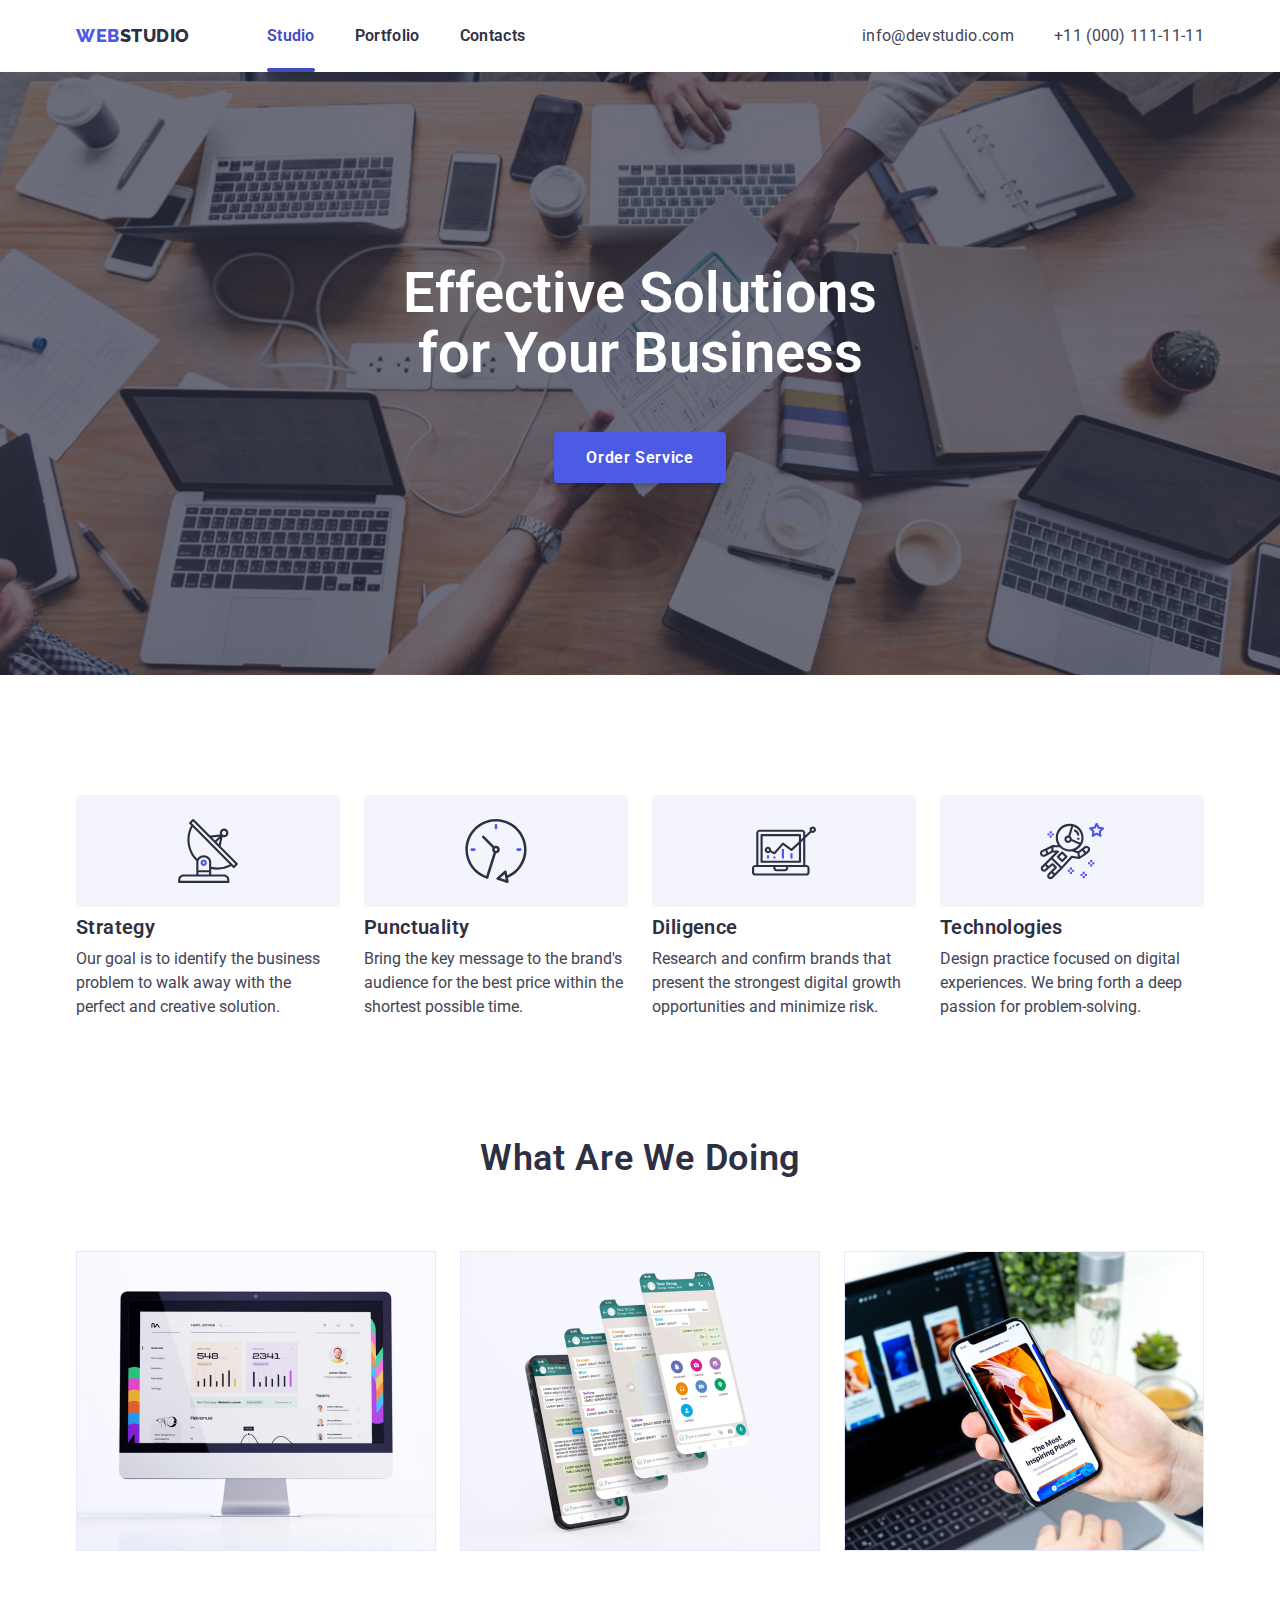
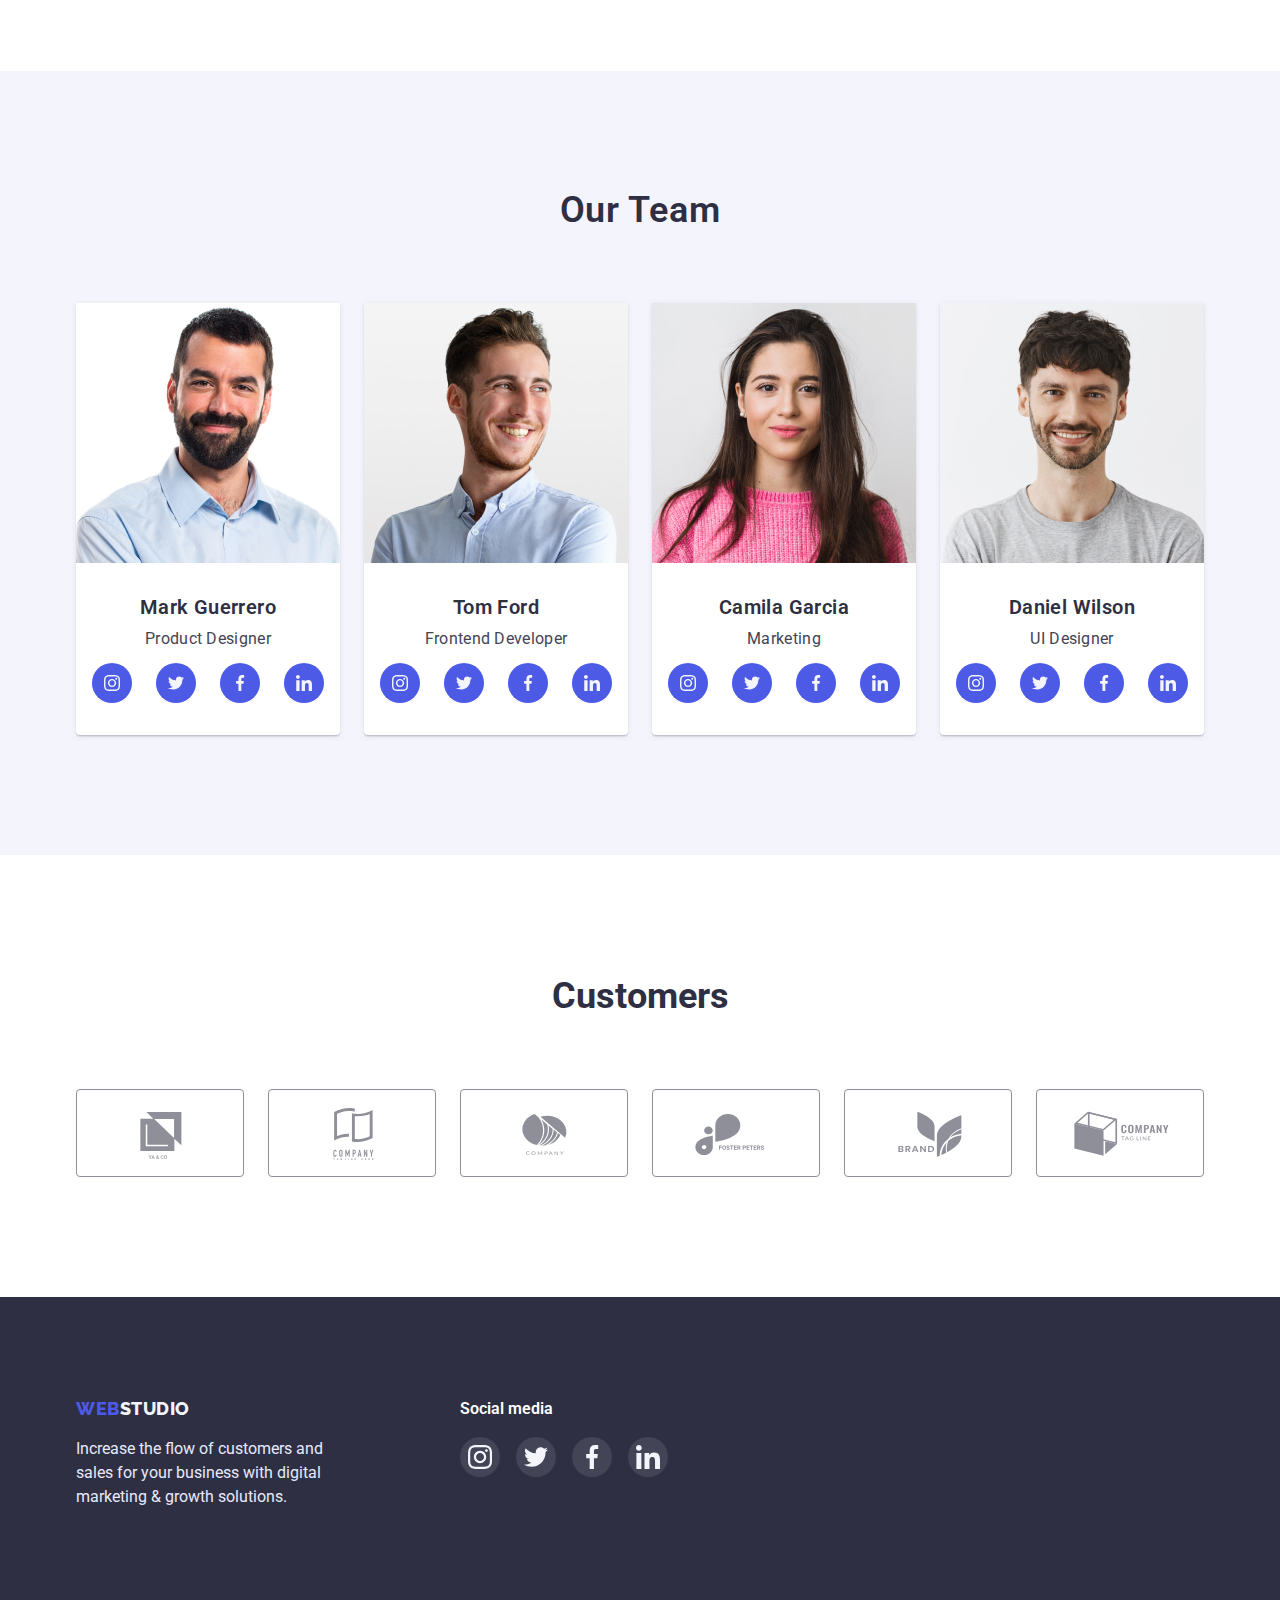
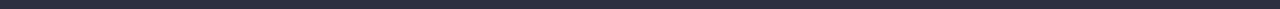
<file: index.html>
<!DOCTYPE html>
<html lang="en">
  <head>
    <meta charset="UTF-8" />
    <meta http-equiv="X-UA-Compatible" content="IE=edge" />
    <meta name="viewport" content="width=device-width, initial-scale=1.0" />
    <title>Studio</title>
    <link rel="stylesheet" href="./css/modern-normalize.css" />
    <link rel="stylesheet" href="./css/styles.css" />
    <link rel="preconnect" href="https://fonts.googleapis.com" />
    <link rel="preconnect" href="https://fonts.gstatic.com" crossorigin />
    <link
      href="https://fonts.googleapis.com/css2?family=Raleway:wght@700;800&family=Roboto:wght@400;500;700;900&display=swap"
      rel="stylesheet"
    />
  </head>

  <body>
    <header class="header">
      <div class="container">
        <div class="header-container">
          <nav class="nav">
            <a class="logo link" href="./index.html">
              <span class="logo-web-header">Web</span><span class="logo-studio-header">Studio</span>
            </a>
            <ul class="nav-list list">
              <li class="nav-item">
                <a class="nav-link nav-current link" href="./index.html">Studio</a>
              </li>
              <li class="nav-item">
                <a class="nav-link link" href="./portfolio.html">Portfolio</a>
              </li>
              <li class="nav-item"><a class="nav-link link" href="#">Contacts</a></li>
            </ul>
          </nav>
          <div class="header-contact">
            <a class="header-contact-item link" href="mailto:info@devstudio.com"
              >info@devstudio.com</a
            >
            <a class="header-contact-item link" href="tel:+110001111111">+11 (000) 111-11-11</a>
          </div>
        </div>
      </div>
    </header>

    <main>
      <section class="hero section">
        <div class="container">
          <h1 class="hero-title">Effective Solutions for Your Business</h1>
          <button class="hero-button button" type="button" data-modal-open>Order Service</button>
        </div>
      </section>

      <section class="principles section">
        <div class="container">
          <ul class="principles-list list">
            <li class="principles-item">
              <div class="principles-pic">
                <svg class="principles-icon" width="64" height="64">
                  <use href="./images/icons.svg#icon-antenna"></use>
                </svg>
              </div>
              <h3 class="principles-title">Strategy</h3>
              <p class="principles-text">
                Our goal is to identify the business problem to walk away with the perfect and
                creative solution.
              </p>
            </li>
            <li class="principles-item">
              <div class="principles-pic">
                <svg class="principles-icon" width="64" height="64">
                  <use href="./images/icons.svg#icon-clock"></use>
                </svg>
              </div>
              <h3 class="principles-title">Punctuality</h3>
              <p class="principles-text">
                Bring the key message to the brand's audience for the best price within the shortest
                possible time.
              </p>
            </li>
            <li class="principles-item">
              <div class="principles-pic">
                <svg class="principles-icon" width="64" height="64">
                  <use href="./images/icons.svg#icon-diagram"></use>
                </svg>
              </div>
              <h3 class="principles-title">Diligence</h3>
              <p class="principles-text">
                Research and confirm brands that present the strongest digital growth opportunities
                and minimize risk.
              </p>
            </li>
            <li class="principles-item">
              <div class="principles-pic">
                <svg class="principles-icon" width="64" height="64">
                  <use href="./images/icons.svg#icon-astronaut"></use>
                </svg>
              </div>
              <h3 class="principles-title">Technologies</h3>
              <p class="principles-text">
                Design practice focused on digital experiences. We bring forth a deep passion for
                problem-solving.
              </p>
            </li>
          </ul>
        </div>
      </section>

      <section class="job section">
        <div class="container">
          <h2 class="job-title">What are we doing</h2>
          <ul class="job-list list">
            <li>
              <a class="job-link link" href="#"
                ><img
                  class="job-image"
                  src="./images/studio/img1.jpg"
                  alt="Fullstack web development"
                  width="360"
              /></a>
            </li>
            <li>
              <a class="job-link link" href="#"
                ><img
                  class="job-image"
                  src="./images/studio/img2.jpg"
                  alt="Mobile application development"
                  width="360"
              /></a>
            </li>
            <li>
              <a class="job-link link" href="#"
                ><img
                  class="job-image"
                  src="./images/studio/img3.jpg"
                  alt="Adaptive designd"
                  width="360"
              /></a>
            </li>
          </ul>
        </div>
      </section>

      <section class="team section">
        <div class="container">
          <h2 class="team-title">Our team</h2>
          <ul class="team-list list">
            <li class="team-item">
              <img
                class="team-image"
                src="./images/studio/team1.jpg"
                alt="Mark Guerrero"
                width="264"
              />
              <p class="team-name">Mark Guerrero</p>
              <p class="team-position">Product Designer</p>
              <ul class="team-socials-list list">
                <li class="team-socials-item">
                  <a href="#" class="team-socials-link link">
                    <svg class="team-socials-icon" width="16" height="16">
                      <use href="./images/icons.svg#icon-instagram"></use>
                    </svg>
                  </a>
                </li>
                <li class="team-socials-item">
                  <a href="#" class="team-socials-link link">
                    <svg class="team-socials-icon" width="16" height="16">
                      <use href="./images/icons.svg#icon-twitter"></use>
                    </svg>
                  </a>
                </li>
                <li class="team-socials-item">
                  <a href="#" class="team-socials-link link">
                    <svg class="team-socials-icon" width="16" height="16">
                      <use href="./images/icons.svg#icon-facebook"></use>
                    </svg>
                  </a>
                </li>
                <li class="team-socials-item">
                  <a href="#" class="team-socials-link link">
                    <svg class="team-socials-icon" width="16" height="16">
                      <use href="./images/icons.svg#icon-linkedin"></use>
                    </svg>
                  </a>
                </li>
              </ul>
            </li>
            <li class="team-item">
              <img class="team-image" src="./images/studio/team2.jpg" alt="Tom Ford" width="264" />
              <p class="team-name">Tom Ford</p>
              <p class="team-position">Frontend Developer</p>
              <ul class="team-socials-list list">
                <li class="team-socials-item">
                  <a href="#" class="team-socials-link link">
                    <svg class="team-socials-icon" width="16" height="16">
                      <use href="./images/icons.svg#icon-instagram"></use>
                    </svg>
                  </a>
                </li>
                <li class="team-socials-item">
                  <a href="#" class="team-socials-link link">
                    <svg class="team-socials-icon" width="16" height="16">
                      <use href="./images/icons.svg#icon-twitter"></use>
                    </svg>
                  </a>
                </li>
                <li class="team-socials-item">
                  <a href="#" class="team-socials-link link">
                    <svg class="team-socials-icon" width="16" height="16">
                      <use href="./images/icons.svg#icon-facebook"></use>
                    </svg>
                  </a>
                </li>
                <li class="team-socials-item">
                  <a href="#" class="team-socials-link link">
                    <svg class="team-socials-icon" width="16" height="16">
                      <use href="./images/icons.svg#icon-linkedin"></use>
                    </svg>
                  </a>
                </li>
              </ul>
            </li>
            <li class="team-item">
              <img
                class="team-image"
                src="./images/studio/team3.jpg"
                alt="Camila Garcia"
                width="264"
              />
              <p class="team-name">Camila Garcia</p>
              <p class="team-position">Marketing</p>
              <ul class="team-socials-list list">
                <li class="team-socials-item">
                  <a href="#" class="team-socials-link link">
                    <svg class="team-socials-icon" width="16" height="16">
                      <use href="./images/icons.svg#icon-instagram"></use>
                    </svg>
                  </a>
                </li>
                <li class="team-socials-item">
                  <a href="#" class="team-socials-link link">
                    <svg class="team-socials-icon" width="16" height="16">
                      <use href="./images/icons.svg#icon-twitter"></use>
                    </svg>
                  </a>
                </li>
                <li class="team-socials-item">
                  <a href="#" class="team-socials-link link">
                    <svg class="team-socials-icon" width="16" height="16">
                      <use href="./images/icons.svg#icon-facebook"></use>
                    </svg>
                  </a>
                </li>
                <li class="team-socials-item">
                  <a href="#" class="team-socials-link link">
                    <svg class="team-socials-icon" width="16" height="16">
                      <use href="./images/icons.svg#icon-linkedin"></use>
                    </svg>
                  </a>
                </li>
              </ul>
            </li>
            <li class="team-item">
              <img
                class="team-image"
                src="./images/studio/team4.jpg"
                alt="Daniel Wilson"
                width="264"
              />
              <p class="team-name">Daniel Wilson</p>
              <p class="team-position">UI Designer</p>
              <ul class="team-socials-list list">
                <li class="team-socials-item">
                  <a href="#" class="team-socials-link link">
                    <svg class="team-socials-icon" width="16" height="16">
                      <use href="./images/icons.svg#icon-instagram"></use>
                    </svg>
                  </a>
                </li>
                <li class="team-socials-item">
                  <a href="#" class="team-socials-link link">
                    <svg class="team-socials-icon" width="16" height="16">
                      <use href="./images/icons.svg#icon-twitter"></use>
                    </svg>
                  </a>
                </li>
                <li class="team-socials-item">
                  <a href="#" class="team-socials-link link">
                    <svg class="team-socials-icon" width="16" height="16">
                      <use href="./images/icons.svg#icon-facebook"></use>
                    </svg>
                  </a>
                </li>
                <li class="team-socials-item">
                  <a href="#" class="team-socials-link link">
                    <svg class="team-socials-icon" width="16" height="16">
                      <use href="./images/icons.svg#icon-linkedin"></use>
                    </svg>
                  </a>
                </li>
              </ul>
            </li>
          </ul>
        </div>
      </section>

      <section class="customers section">
        <div class="container">
          <h2 class="customers-title">Customers</h2>
          <ul class="customers-list list">
            <li class="customers-item">
              <a href="#" class="customers-link link">
                <svg class="customers-icon" width="104" height="56">
                  <use href="./images/icons.svg#icon-customer1"></use>
                </svg>
              </a>
            </li>
            <li class="customers-item">
              <a href="#" class="customers-link link"
                ><svg class="customers-icon" width="104" height="56">
                  <use href="./images/icons.svg#icon-customer2"></use>
                </svg>
              </a>
            </li>
            <li class="customers-item">
              <a href="#" class="customers-link link">
                <svg class="customers-icon" width="104" height="56">
                  <use href="./images/icons.svg#icon-customer3"></use>
                </svg>
              </a>
            </li>
            <li class="customers-item">
              <a href="#" class="customers-link link">
                <svg class="customers-icon" width="104" height="56">
                  <use href="./images/icons.svg#icon-customer4"></use>
                </svg>
              </a>
            </li>
            <li class="customers-item">
              <a href="#" class="customers-link link">
                <svg class="customers-icon" width="104" height="56">
                  <use href="./images/icons.svg#icon-customer5"></use>
                </svg>
              </a>
            </li>
            <li class="customers-item">
              <a href="#" class="customers-link link">
                <svg class="customers-icon" width="104" height="56">
                  <use href="./images/icons.svg#icon-customer6"></use>
                </svg>
              </a>
            </li>
          </ul>
        </div>
      </section>
    </main>

    <footer class="footer">
      <div class="container">
        <div class="footer-container">
          <div class="footer-motto">
            <a class="logo link" href="./index.html">
              <span class="logo-web-footer">Web</span><span class="logo-studio-footer">Studio</span>
            </a>
            <p class="footer-text">
              Increase the flow of customers and sales for your business with digital marketing &
              growth solutions.
            </p>
          </div>
          <div class="footer-socials">
            <p class="footer-socials-title">Social media</p>
            <ul class="footer-socials-list list">
              <li class="footer-socials-item">
                <a href="#" class="footer-socials-link link">
                  <svg class="footer-socials-icon" width="24" height="24">
                    <use href="./images/icons.svg#icon-instagram"></use>
                  </svg>
                </a>
              </li>
              <li class="footer-socials-item">
                <a href="#" class="footer-socials-link link">
                  <svg class="footer-socials-icon" width="24" height="24">
                    <use href="./images/icons.svg#icon-twitter"></use>
                  </svg>
                </a>
              </li>
              <li class="footer-socials-item">
                <a href="#" class="footer-socials-link link">
                  <svg class="footer-socials-icon" width="24" height="24">
                    <use href="./images/icons.svg#icon-facebook"></use>
                  </svg>
                </a>
              </li>
              <li class="footer-socials-item">
                <a href="#" class="footer-socials-link link">
                  <svg class="footer-socials-icon" width="24" height="24">
                    <use href="./images/icons.svg#icon-linkedin"></use>
                  </svg>
                </a>
              </li>
            </ul>
          </div>
        </div>
      </div>
    </footer>

    <div class="backdrop is-hidden" data-modal>
      <div class="modal-window">
        <button class="modal-close" type="button" data-modal-close>
          <svg class="modal-close-icon" width="8" height="8">
            <use href="./images/icons.svg#icon-modal-close"></use>
          </svg>
        </button>
      </div>
    </div>
    <script src="./js/modal.js"></script>
  </body>
</html>
</file>
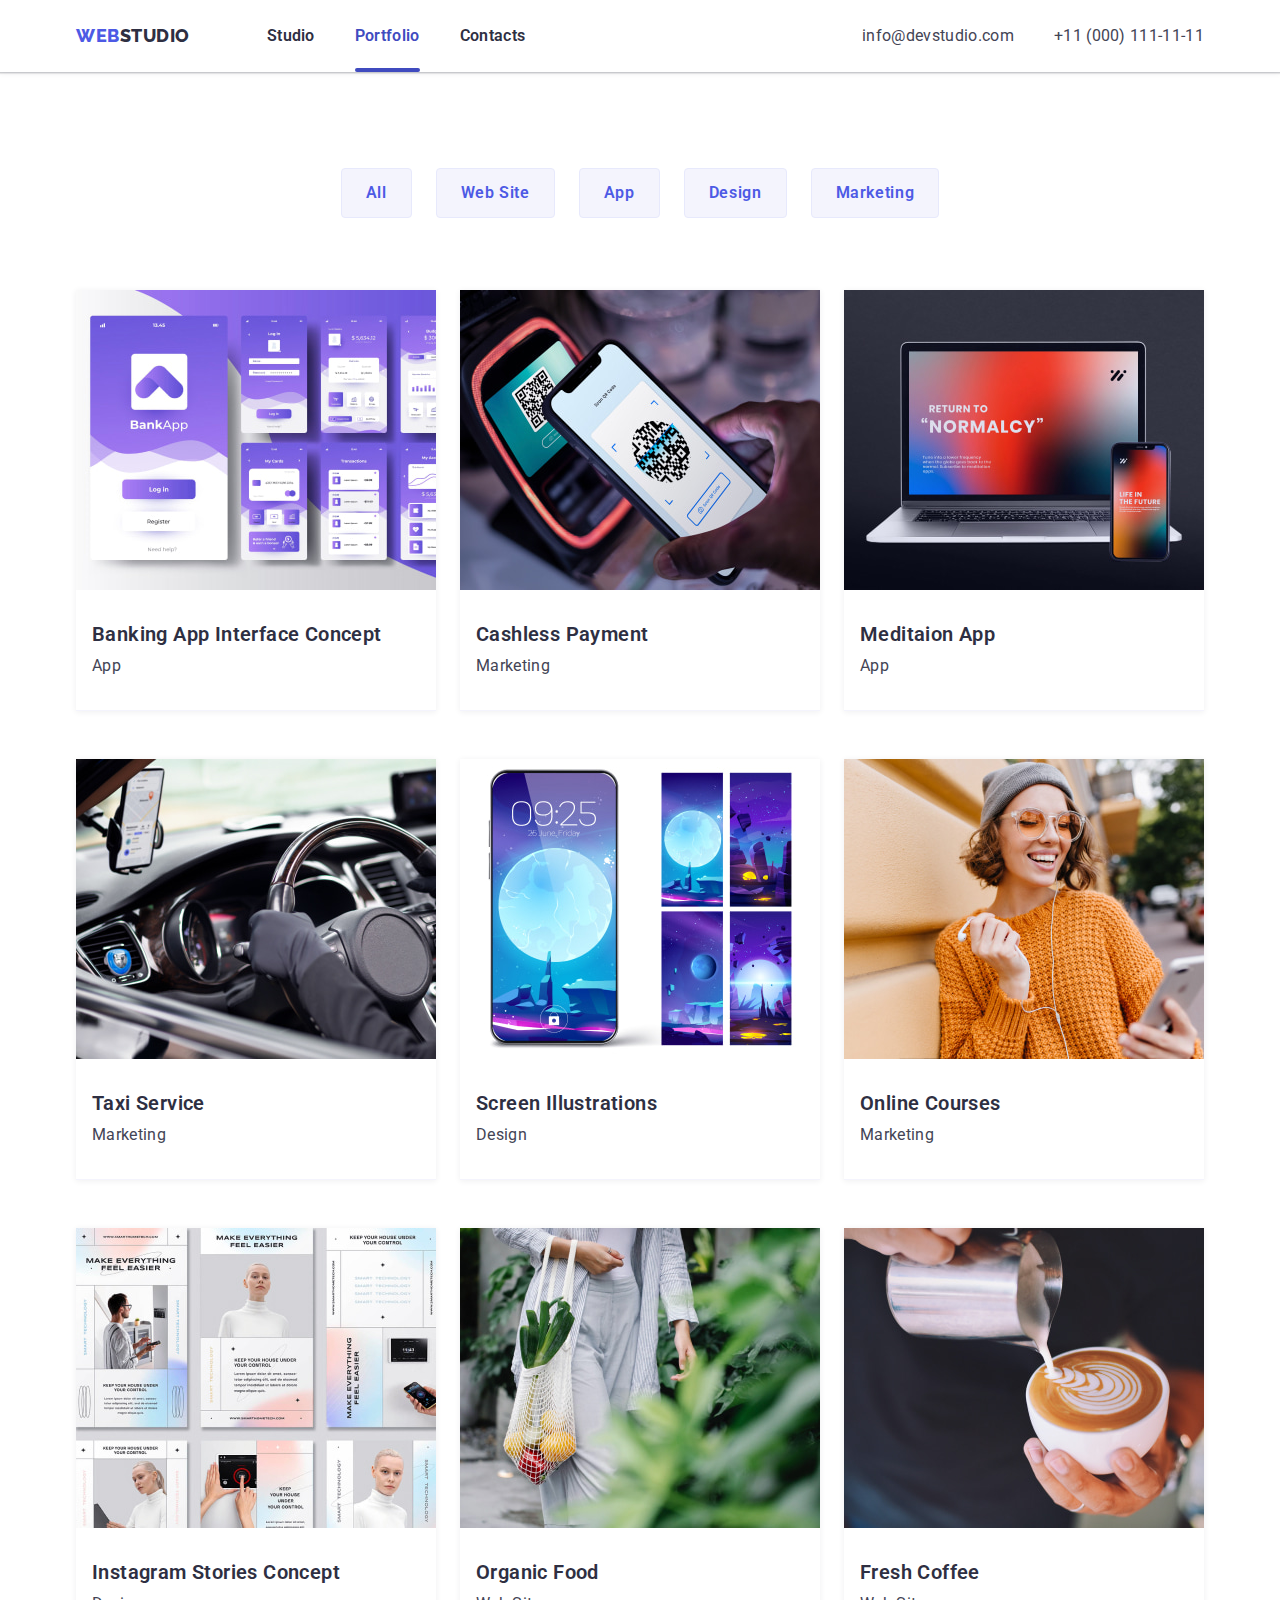
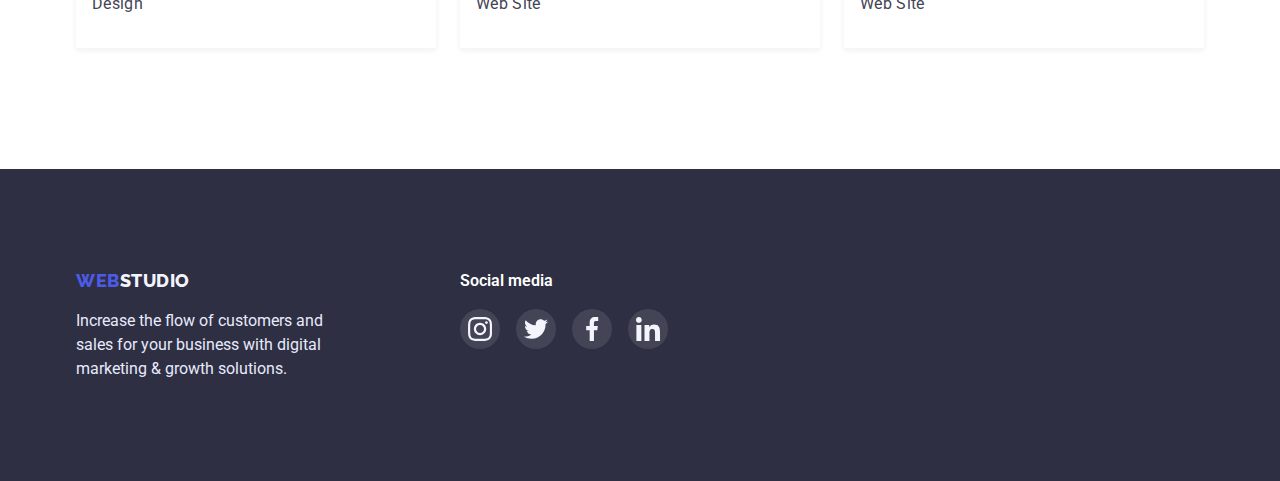
<file: portfolio.html>
<!DOCTYPE html>
<html lang="en">
  <head>
    <meta charset="UTF-8" />
    <meta http-equiv="X-UA-Compatible" content="IE=edge" />
    <meta name="viewport" content="width=device-width, initial-scale=1.0" />
    <title>Portfolio</title>
    <link rel="stylesheet" href="./css/modern-normalize.css" />
    <link rel="stylesheet" href="./css/styles.css" />
    <link rel="preconnect" href="https://fonts.googleapis.com" />
    <link rel="preconnect" href="https://fonts.gstatic.com" crossorigin />
    <link
      href="https://fonts.googleapis.com/css2?family=Raleway:wght@700;800&family=Roboto:wght@400;500;700;900&display=swap"
      rel="stylesheet"
    />
  </head>

  <body>
    <header class="header">
      <div class="container">
        <div class="header-container">
          <nav class="nav">
            <a class="logo link" href="./index.html">
              <span class="logo-web-header">Web</span><span class="logo-studio-header">Studio</span>
            </a>
            <ul class="nav-list list">
              <li class="nav-item"><a class="nav-link link" href="./index.html">Studio</a></li>
              <li class="nav-item">
                <a class="nav-link nav-current link" href="./portfolio.html">Portfolio</a>
              </li>
              <li class="nav-item"><a class="nav-link link" href="#">Contacts</a></li>
            </ul>
          </nav>
          <div class="header-contact">
            <a class="header-contact-item link" href="mailto:info@devstudio.com"
              >info@devstudio.com</a
            >
            <a class="header-contact-item link" href="tel:+110001111111">+11 (000) 111-11-11</a>
          </div>
        </div>
      </div>
    </header>

    <main>
      <section class="portfolio section">
        <div class="container">
          <ul class="filter-list list">
            <li><button class="filter-button button" type="button">All</button></li>
            <li><button class="filter-button button" type="button">Web Site</button></li>
            <li><button class="filter-button button" type="button">App</button></li>
            <li><button class="filter-button button" type="button">Design</button></li>
            <li><button class="filter-button button" type="button">Marketing</button></li>
          </ul>

          <ul class="examples-list list">
            <li class="examples-item">
              <div class="examples-wrapper">
                <img
                  class="examples-image"
                  src="./images/portfolio/portfolio1.jpg"
                  alt="Banking App Interface Concept"
                  width="360"
                />
                <div class="examples-description">
                  14 Stylish and User-Friendly App Design Concepts · Task Manager App · Calorie
                  Tracker App · Exotic Fruit Ecommerce App · Cloud Storage App
                </div>
              </div>
              <div class="examples-text">
                <p class="examples-name">
                  <a class="examples-link link" href="#">Banking App Interface Concept</a>
                </p>
                <p class="examples-filter">App</p>
              </div>
            </li>
            <li class="examples-item">
              <div class="examples-wrapper">
                <img
                  class="examples-image"
                  src="./images/portfolio/portfolio2.jpg"
                  alt="Cashless Payment"
                  width="360"
                />
                <div class="examples-description">
                  14 Stylish and User-Friendly App Design Concepts · Task Manager App · Calorie
                  Tracker App · Exotic Fruit Ecommerce App · Cloud Storage App
                </div>
              </div>
              <div class="examples-text">
                <p class="examples-name">
                  <a class="examples-link link" href="#">Cashless Payment</a>
                </p>
                <p class="examples-filter">Marketing</p>
              </div>
            </li>
            <li class="examples-item">
              <div class="examples-wrapper">
                <img
                  class="examples-image"
                  src="./images/portfolio/portfolio3.jpg"
                  alt="Meditaion App"
                  width="360"
                />
                <div class="examples-description">
                  14 Stylish and User-Friendly App Design Concepts · Task Manager App · Calorie
                  Tracker App · Exotic Fruit Ecommerce App · Cloud Storage App
                </div>
              </div>
              <div class="examples-text">
                <p class="examples-name">
                  <a class="examples-link link" href="#">Meditaion App</a>
                </p>
                <p class="examples-filter">App</p>
              </div>
            </li>
            <li class="examples-item">
              <div class="examples-wrapper">
                <img
                  class="examples-image"
                  src="./images/portfolio/portfolio4.jpg"
                  alt="Taxi Service"
                  width="360"
                />
                <div class="examples-description">
                  14 Stylish and User-Friendly App Design Concepts · Task Manager App · Calorie
                  Tracker App · Exotic Fruit Ecommerce App · Cloud Storage App
                </div>
              </div>
              <div class="examples-text">
                <p class="examples-name"><a class="examples-link link" href="#">Taxi Service</a></p>
                <p class="examples-filter">Marketing</p>
              </div>
            </li>
            <li class="examples-item">
              <div class="examples-wrapper">
                <img
                  class="examples-image"
                  src="./images/portfolio/portfolio5.jpg"
                  alt="Screen Illustrations"
                  width="360"
                />
                <div class="examples-description">
                  14 Stylish and User-Friendly App Design Concepts · Task Manager App · Calorie
                  Tracker App · Exotic Fruit Ecommerce App · Cloud Storage App
                </div>
              </div>
              <div class="examples-text">
                <p class="examples-name">
                  <a class="examples-link link" href="#">Screen Illustrations</a>
                </p>
                <p class="examples-filter">Design</p>
              </div>
            </li>
            <li class="examples-item">
              <div class="examples-wrapper">
                <img
                  class="examples-image"
                  src="./images/portfolio/portfolio6.jpg"
                  alt="Online Courses"
                  width="360"
                />
                <div class="examples-description">
                  14 Stylish and User-Friendly App Design Concepts · Task Manager App · Calorie
                  Tracker App · Exotic Fruit Ecommerce App · Cloud Storage App
                </div>
              </div>

              <div class="examples-text">
                <p class="examples-name">
                  <a class="examples-link link" href="#">Online Courses</a>
                </p>
                <p class="examples-filter">Marketing</p>
              </div>
            </li>
            <li class="examples-item">
              <div class="examples-wrapper">
                <img
                  class="examples-image"
                  src="./images/portfolio/portfolio7.jpg"
                  alt="Instagram Stories Concept"
                  width="360"
                />
                <div class="examples-description">
                  14 Stylish and User-Friendly App Design Concepts · Task Manager App · Calorie
                  Tracker App · Exotic Fruit Ecommerce App · Cloud Storage App
                </div>
              </div>

              <div class="examples-text">
                <p class="examples-name">
                  <a class="examples-link link" href="#">Instagram Stories Concept</a>
                </p>
                <p class="examples-filter">Design</p>
              </div>
            </li>
            <li class="examples-item">
              <div class="examples-wrapper">
                <img
                  class="examples-image"
                  src="./images/portfolio/portfolio8.jpg"
                  alt="Organic Food"
                  width="360"
                />
                <div class="examples-description">
                  14 Stylish and User-Friendly App Design Concepts · Task Manager App · Calorie
                  Tracker App · Exotic Fruit Ecommerce App · Cloud Storage App
                </div>
              </div>

              <div class="examples-text">
                <p class="examples-name"><a class="examples-link link" href="#">Organic Food</a></p>
                <p class="examples-filter">Web Site</p>
              </div>
            </li>
            <li class="examples-item">
              <div class="examples-wrapper">
                <img
                  class="examples-image"
                  src="./images/portfolio/portfolio9.jpg"
                  alt="Fresh Coffee"
                  width="360"
                />
                <div class="examples-description">
                  14 Stylish and User-Friendly App Design Concepts · Task Manager App · Calorie
                  Tracker App · Exotic Fruit Ecommerce App · Cloud Storage App
                </div>
              </div>

              <div class="examples-text">
                <p class="examples-name"><a class="examples-link link" href="#">Fresh Coffee</a></p>
                <p class="examples-filter">Web Site</p>
              </div>
            </li>
          </ul>
        </div>
      </section>
    </main>

    <footer class="footer">
      <div class="container">
        <div class="footer-container">
          <div class="footer-motto">
            <a class="logo link" href="./index.html">
              <span class="logo-web-footer">Web</span><span class="logo-studio-footer">Studio</span>
            </a>
            <p class="footer-text">
              Increase the flow of customers and sales for your business with digital marketing &
              growth solutions.
            </p>
          </div>
          <div class="footer-socials">
            <p class="footer-socials-title">Social media</p>
            <ul class="footer-socials-list list">
              <li class="footer-socials-item">
                <a href="#" class="footer-socials-link link">
                  <svg class="footer-socials-icon" width="24" height="24">
                    <use href="./images/icons.svg#icon-instagram"></use>
                  </svg>
                </a>
              </li>
              <li class="footer-socials-item">
                <a href="#" class="footer-socials-link link">
                  <svg class="footer-socials-icon" width="24" height="24">
                    <use href="./images/icons.svg#icon-twitter"></use>
                  </svg>
                </a>
              </li>
              <li class="footer-socials-item">
                <a href="#" class="footer-socials-link link">
                  <svg class="footer-socials-icon" width="24" height="24">
                    <use href="./images/icons.svg#icon-facebook"></use>
                  </svg>
                </a>
              </li>
              <li class="footer-socials-item">
                <a href="#" class="footer-socials-link link">
                  <svg class="footer-socials-icon" width="24" height="24">
                    <use href="./images/icons.svg#icon-linkedin"></use>
                  </svg>
                </a>
              </li>
            </ul>
          </div>
        </div>
      </div>
    </footer>
  </body>
</html>
</file>
<file: css/styles.css>
:root {
   --color-primarybrand: rgba(77, 90, 229, 1);  /* iris */
   --color-pressedstate: rgba(64, 75, 191, 1);  /* ocean */
   --color-dark: rgba(46, 47, 66, 1);           /* navy blue */
   --color-success: rgba(49, 208, 170, 1);      /* green  */
   --color-text: rgba(67, 68, 85, 1);           /* slate  */
   --color-subtletext: rgba(142, 143, 153, 1);  /* light slate  */
   --color-accent: rgba(231, 233, 252, 1);      /* cornflower  */
   --color-light: rgba(244, 244, 253, 1);       /* cloud  */
   --color-white: rgba(255, 255, 255, 1);       /* white */
   --color-modaloverlay: rgba(46, 47, 66, 0.4); /* navy blue modal */
}

body {
    font-family: 'Roboto', sans-serif;
    color: var(--color-text);
}

h1, h2, h3, h4, h5, h6, p {
    margin: 0;
    padding: 0;
}

.list {
    list-style: none;
    margin: 0;
    padding: 0;
}

.container {
    width: 100%;
    max-width: 1158px;
    margin: 0 auto;
    padding: 0 15px;
}

.section {
    padding: 120px 0;
}

.link {
    text-decoration: none;
    color: inherit;
}

.button {
    cursor: pointer;
    font-family: inherit;
}

/* LOGO */

.logo {
    font-family: 'Raleway';
    font-weight: 800;
    font-size: 18px;
    line-height: 1.33;
    letter-spacing: 0.03em;
    text-transform: uppercase;
}

.logo-web-header {
    color: var(--color-primarybrand);
}

.logo-studio-header {
    color: var(--color-dark);
}

.logo-web-footer {
    color: var(--color-primarybrand);
}

.logo-studio-footer {
    color: var(--color-light);
}

/* HEADER */

.header {
    box-shadow: 0px 2px 1px rgba(46, 47, 66, 0.08), 0px 1px 1px rgba(46, 47, 66, 0.16), 0px 1px 6px rgba(46, 47, 66, 0.08);
    padding: 24px 0;
}

.header-container {
    display: flex;
    flex-wrap: wrap;
    align-items: center;
    justify-content: space-between;
}

.nav {
    display: flex;
    gap: 77px;
    align-items: center;
}

.nav-list {
    display: flex;
    gap: 40px;
}

.nav-item {
    position: relative;
}

.nav-link {
    font-weight: 600;
    font-size: 16px;
    line-height: 1.5;
    letter-spacing: 0.02em;
    color: var(--color-dark);
    transition: color 250ms cubic-bezier(0.4, 0, 0.2, 1);
}

.nav-link:hover, .nav-link:focus {
    color: var(--color-pressedstate);
}

.nav-link:active {
    color: var(--color-primarybrand);
}

.nav-current {
    color: var(--color-pressedstate);
}

.nav-current::after {
    content: '';
    position: absolute;
    width: 100%;
    height: 4px;
    bottom: -24px;
    left: 0;
    background-color: var(--color-pressedstate);
    border-radius: 2px;
}

.header-contact {
    display: flex;
    gap: 40px;
}

.header-contact-item {
    font-size: 16px;
    line-height: 1.5;
    letter-spacing: 0.02em;
    transition: color 250ms cubic-bezier(0.4, 0, 0.2, 1);
}

.header-contact-item:hover, .header-contact-item:focus {
    color: var(--color-pressedstate);
}

/* FOOTER */

.footer {
    background-color: var(--color-dark);
    padding: 100px 0;
}

.footer-container {
    display: flex;
    flex-wrap: wrap;
    justify-content: flex-start;
    gap: 120px;
}

.footer-motto {
    max-width: 264px;
}

.footer-text {
    font-size: 16px;
    line-height: 1.5;
    color: var(--color-accent);
    margin-top: 16px;
}

.footer-socials-title {
    font-weight: 600;
    font-size: 16px;
    line-height: 1.5;
    color: var(--color-white);
    margin-bottom: 16px;
}

.footer-socials-list {
    display: flex;
    flex-wrap: wrap;
    justify-content: flex-start;
    gap: 16px;
}

.footer-socials-item {
    width: 40px;
    height: 40px;
}

.footer-socials-link {
    display: flex;
    justify-content: center;
    align-items: center;
    width: 100%;
    height: 100%;
    background-color: rgba(255, 255, 255, 0.1);
    border-radius: 50%;
    color: var(--color-light);
    transition: background-color 250ms cubic-bezier(0.4, 0, 0.2, 1);
}

.footer-socials-link:hover,
.footer-socials-link:focus {
    background-color: var(--color-success);
}

.footer-socials-icon {
    fill: currentColor;
}

/* HERO */

.hero {
    max-width: 1440px;
    margin: 0 auto;
    background-image: 
    linear-gradient(rgba(46, 47, 66, 0.7),
        rgba(46, 47, 66, 0.7)),
        url('../images/studio/hero.jpg');
    background-position: center;
    background-repeat: no-repeat;
    background-size: cover;
    background-color: var(--color-dark);
    padding: 192px 0;
}

.hero-title {
    font-weight: 600;
    font-size: 56px;
    line-height: 1.07;
    text-align: center;
    color: var(--color-white);
    max-width: 492px;
    margin: 0 auto 48px;
}

.hero-button {
    display: block;
    font-weight: 600;
    font-size: 16px;
    line-height: 1.19;
    text-align: center;
    letter-spacing: 0.04em;
    background-color: var(--color-primarybrand);
    color: var(--color-white);
    box-shadow: 0px 4px 4px rgba(0, 0, 0, 0.15);
    border-radius: 4px;
    border: none;
    margin: 0 auto;
    padding: 16px 32px;
    transition: box-shadow 250ms cubic-bezier(0.4, 0, 0.2, 1), background-color 250ms cubic-bezier(0.4, 0, 0.2, 1);;
}

.hero-button:hover, .hero-button:focus {
    box-shadow: 0px 1px 6px rgba(46, 47, 66, 0.08), 0px 1px 1px rgba(46, 47, 66, 0.16), 0px 2px 1px rgba(46, 47, 66, 0.08);
}

.hero-button:active {
    background-color: var(--color-pressedstate);
}

/* PRINCIPLES */

.principles-list {
    display: flex;
    flex-wrap: wrap;
    justify-content: center;
    gap: 24px;
}

.principles-item {
    max-width: 264px;
}

.principles-pic {
    display: flex;
    justify-content: center;
    align-items: center;
    width: 264px;
    height: 112px;
    background-color: var(--color-light);
    border-radius: 4px;
    margin-bottom: 8px;
}

.principles-title {
    font-weight: 600;
    font-size: 20px;
    line-height: 1.2;
    letter-spacing: 0.02em;
    color: var(--color-dark);
    margin-bottom: 8px;
}

.principles-text {
    font-size: 16px;
    line-height: 1.5;
}

/* JOB */

.job {
    padding-top: 0px;
}

.job-title {
    font-weight: 600;
    font-size: 36px;
    line-height: 1.11;
    text-align: center;
    letter-spacing: 0.02em;
    text-transform: capitalize;
    color: var(--color-dark);
    margin-bottom: 72px;
}

.job-list {
    display: flex;
    flex-wrap: wrap;
    justify-content: center;
    gap: 24px;
}

.job-link, .job-image {
    display: block;
}

/* TEAM */

.team {
    background-color: var(--color-light);
}

.team-title {
    font-weight: 600;
    font-size: 36px;
    line-height: 1.11;
    text-align: center;
    letter-spacing: 0.02em;
    text-transform: capitalize;
    color: var(--color-dark);
    margin-bottom: 72px;
}

.team-list {
    display: flex;
    flex-wrap: wrap;
    justify-content: center;
    gap: 24px;
}

.team-item {
    background-color: var(--color-white);
    padding-bottom: 32px;
    box-shadow: 0px 1px 6px rgba(46, 47, 66, 0.08), 0px 1px 1px rgba(46, 47, 66, 0.16), 0px 2px 1px rgba(46, 47, 66, 0.08);
    border-radius: 0px 0px 4px 4px;
}

.team-image {
    display: block;
    margin-bottom: 32px;
}

.team-name {
    font-weight: 600;
    font-size: 20px;
    line-height: 1.2;
    text-align: center;
    letter-spacing: 0.02em;
    color: var(--color-dark);
    margin-bottom: 8px;
}

.team-position {
    font-size: 16px;
    line-height: 1.5;
    text-align: center;
    letter-spacing: 0.02em;
    margin-bottom: 12px;
}

.team-socials-list {
    display: flex;
    flex-wrap: wrap;
    justify-content: center;
    gap: 24px;
}

.team-socials-item {
    width: 40px;
    height: 40px;
}

.team-socials-link {
    display: flex;
    justify-content: center;
    align-items: center;
    width: 100%;
    height: 100%;
    background-color: var(--color-primarybrand);
    color: var(--color-light);
    border-radius: 50%;
    transition: background-color 250ms cubic-bezier(0.4, 0, 0.2, 1);
}

.team-socials-link:hover,
.team-socials-link:focus {
    background-color: var(--color-pressedstate);
}

.team-socials-icon {
    fill: currentColor;
}

/* CUSTOMERS */

.customers-title {
    font-size: 36px;
    line-height: 1.17;
    text-align: center;
    color: var(--color-dark);
    margin-bottom: 72px;
}

.customers-list {
    display: flex;
    flex-wrap: wrap;
    justify-content: center;
    gap: 24px;
}

.customers-item {
    width: 168px;
    height: 88px;
}

.customers-link {
    display: flex;
    width: 100%;
    height: 100%;
    justify-content: center;
    align-items: center;
    border: 1px solid var(--color-subtletext);
    border-radius: 4px;
    color: var(--color-subtletext);
    transition: color 250ms cubic-bezier(0.4, 0, 0.2, 1), border-color 250ms cubic-bezier(0.4, 0, 0.2, 1);
}

.customers-link:hover,
.customers-link:focus {
    border-color: var(--color-pressedstate);
    color: var(--color-pressedstate);
}

.customers-icon {
    fill: currentColor;
}

/* PORTFOLIO */

.portfolio {
    padding-top: 96px;
}

.filter-list {
    display: flex;
    flex-wrap: wrap;
    gap: 24px;
    justify-content: center;
    margin-bottom: 72px;
}

.filter-button {
    background-color: var(--color-light);
    border: 1px solid var(--color-accent);
    border-radius: 4px;
    font-weight: 600;
    font-size: 16px;
    line-height: 1.5;
    text-align: center;
    letter-spacing: 0.04em;
    color: var(--color-primarybrand);
    padding: 12px 24px;
    transition: 
        color 250ms cubic-bezier(0.4, 0, 0.2, 1), 
        background-color 250ms cubic-bezier(0.4, 0, 0.2, 1), 
        box-shadow 250ms cubic-bezier(0.4, 0, 0.2, 1), 
        border-color 250ms cubic-bezier(0.4, 0, 0.2, 1);
}

.filter-button:hover, .filter-button:focus {
    background-color: var(--color-primarybrand);
    box-shadow: 0px 3px 1px rgba(0, 0, 0, 0.1), 0px 2px 1px rgba(0, 0, 0, 0.08), 0px 2px 2px rgba(0, 0, 0, 0.12);
    border-color: var(--color-primarybrand);
    color: var(--color-white);
}

.examples-list {
    display: flex;
    justify-content: center;
    flex-wrap: wrap;
    gap: 48px 24px;
}

.examples-item {
    border-bottom: 0.5px solid var(--color-light);
    box-shadow: 0px 1px 6px rgba(46, 47, 66, 0.08);
    transition: box-shadow 250ms cubic-bezier(0.4, 0, 0.2, 1);
}

.examples-item:hover {
    box-shadow: 0px 1px 6px rgba(46, 47, 66, 0.08), 0px 1px 1px rgba(46, 47, 66, 0.16), 0px 2px 1px rgba(46, 47, 66, 0.08);
}

.examples-wrapper {
    position: relative;
    width: 360px;
    height: 300px;
    overflow: hidden;
}

.examples-image {
    display: block;
}

.examples-description {
    position: absolute;
    width: 100%;
    height: 100%;
    padding: 40px 32px;
    background-color: var(--color-primarybrand);
    color: var(--color-light);
    font-size: 16px;
    line-height: 1.5;
    transition: transform 250ms cubic-bezier(0.4, 0, 0.2, 1);
}

.examples-item:hover .examples-description {
    transform: translateY(-100%);
}

.examples-text {
    padding: 32px 16px;
}

.examples-name {
    font-weight: 600;
    font-size: 20px;
    line-height: 1.2;
    letter-spacing: 0.02em;
    color: var(--color-dark);
    margin-bottom: 8px;
}

.examples-filter {
    font-size: 16px;
    line-height: 1.5;
    letter-spacing: 0.02em;
}

.examples-link {
    display: block;
}

/* MODAL WINDOW */

.backdrop {
    position: fixed;
    width: 100%;
    height: 100%;
    top: 0;
    left: 0;
    cursor: not-allowed;
    background-color: var(--color-modaloverlay);
    transition:
        opacity 250ms cubic-bezier(0.4, 0, 0.2, 1);
}

.modal-window {
    position: absolute;
    width: 408px;
    height: 576px;
    top: 50%;
    left: 50%;
    transform: translate(-50%, -50%);
    cursor: default;
    box-shadow: 0px 1px 1px rgba(0, 0, 0, 0.14), 0px 1px 3px rgba(0, 0, 0, 0.12), 0px 2px 1px rgba(0, 0, 0, 0.2);
    border-radius: 4px;
    background-color: var(--color-light);
    transition:
        opacity 250ms cubic-bezier(0.4, 0, 0.2, 1),
        transform 250ms cubic-bezier(0.4, 0, 0.2, 1);
    
}

.modal-close {
    position: absolute;
    width: 24px;
    height: 24px;
    top: 24px;
    right: 24px;
    cursor: pointer;
    border: 1px solid rgba(0, 0, 0, 0.1);
    border-radius: 50%;
    background-color: var(--color-accent);
    transition: 
        fill 250ms cubic-bezier(0.4, 0, 0.2, 1), 
        border-color 250ms cubic-bezier(0.4, 0, 0.2, 1),
        background-color 250ms cubic-bezier(0.4, 0, 0.2, 1);
}

.modal-close:hover {
    fill: var(--color-white);
    border-color: var(--color-pressedstate);
    background-color: var(--color-pressedstate);
}

.is-hidden {
    visibility: 0;
    opacity: 0;
    pointer-events: none;
}

.is-hidden .modal-window {
    transform: translate(-50%, -150%);
}
</file>
